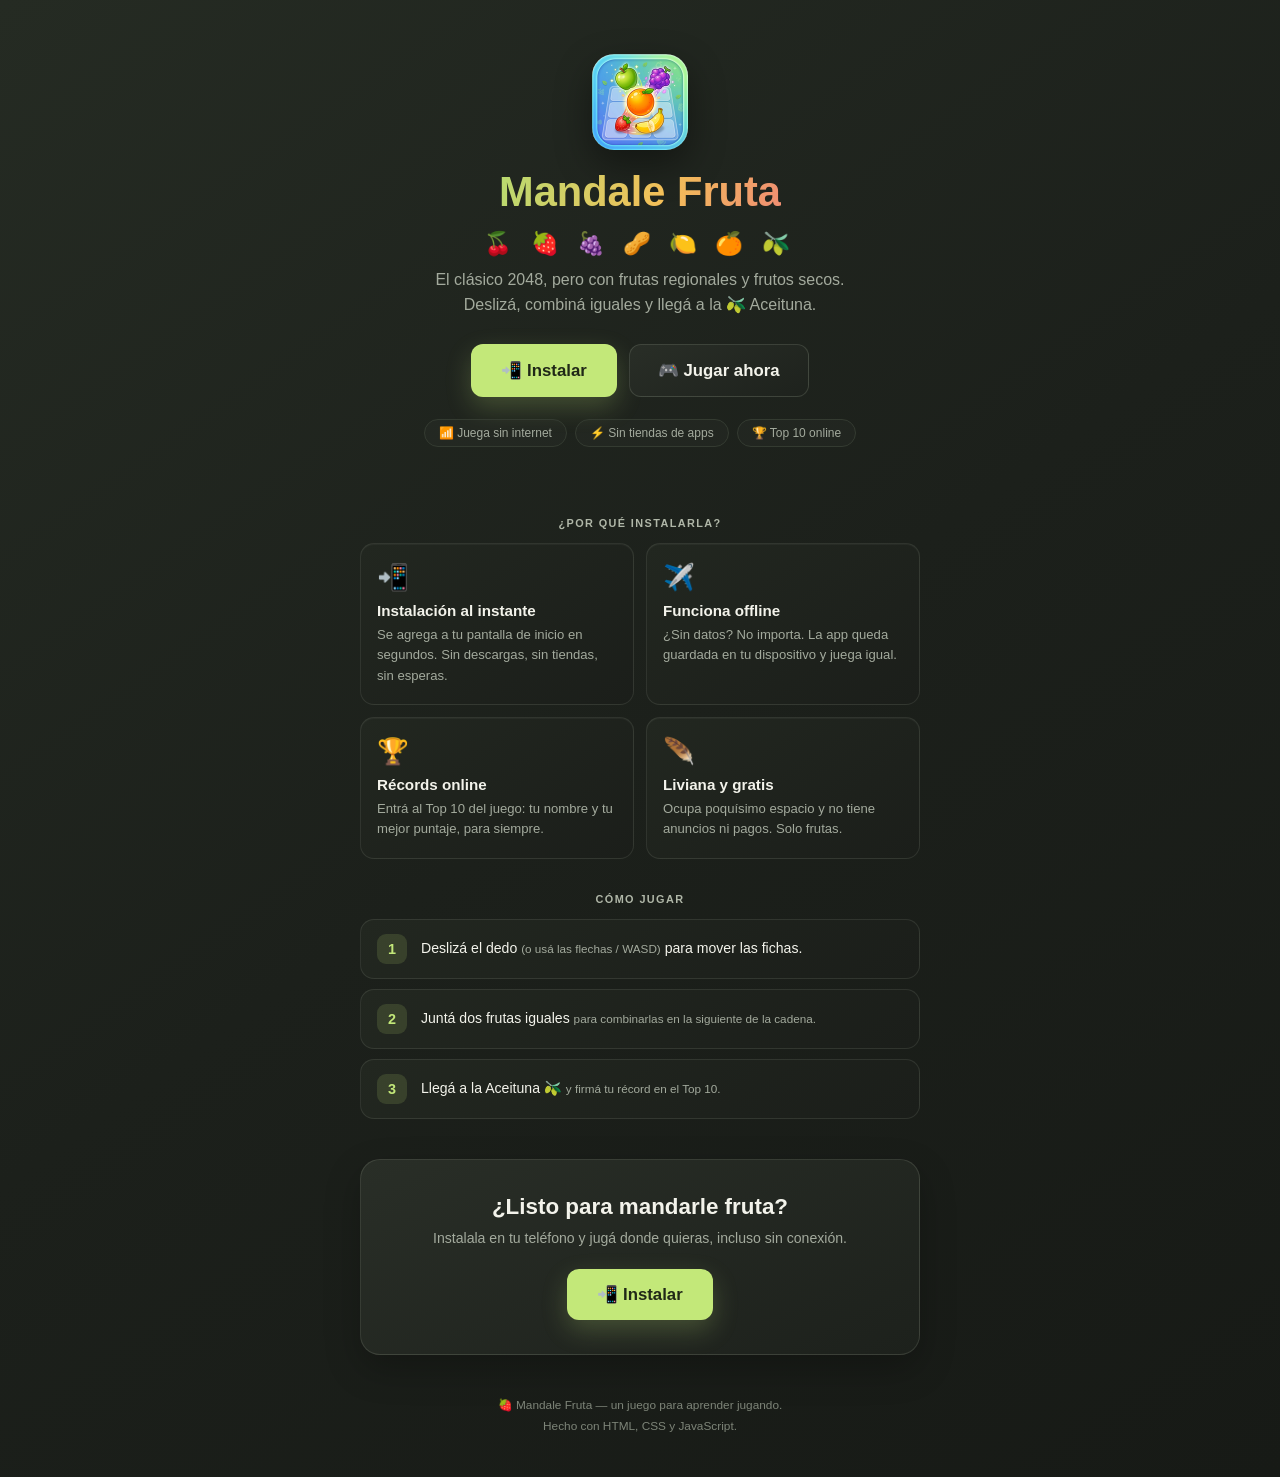
<file: index.html>
<!DOCTYPE html>
<html lang="es">

<head>
  <meta charset="UTF-8" />
  <meta name="viewport" content="width=device-width, initial-scale=1.0" />
  <meta name="description"
    content="Mandale Fruta: el 2048 de frutas y frutos secos. Jugá gratis, instalá la app y competí por el Top 10." />
  <title>🍓 Mandale Fruta — El 2048 de frutas</title>
  <link rel="manifest" href="/manifest.json" />
  <meta name="theme-color" content="#c3e879" />
  <meta name="mobile-web-app-capable" content="yes" />
  <meta name="apple-mobile-web-app-capable" content="yes" />
  <meta name="apple-mobile-web-app-status-bar-style" content="black-translucent" />
  <meta name="apple-mobile-web-app-title" content="Mandale Fruta" />
  <link rel="apple-touch-icon" href="icon-192.png" />
  <link rel="icon" type="image/png" href="icon-192.png" />
  <link rel="stylesheet" href="landing.css" />
</head>

<body>
  <div class="wrap">

    <header class="hero">
      <img class="hero-icon" src="icon-192.png" alt="Ícono de Mandale Fruta" />
      <h1 class="hero-title">Mandale Fruta</h1>
      <div class="hero-chain" aria-hidden="true">🍒 🍓 🍇 🥜 🍋 🍊 🫒</div>
      <p class="hero-sub">El clásico 2048, pero con frutas regionales y frutos secos. Deslizá, combiná iguales y llegá a
        la 🫒 Aceituna.</p>
      <div class="hero-actions">
        <button class="btn-install install-btn" id="install-hero">📲 Instalar</button>
        <a class="btn-play" href="/jugar.html">🎮 Jugar ahora</a>
      </div>
      <div class="badges">
        <span class="badge">📶 Juega sin internet</span>
        <span class="badge">⚡ Sin tiendas de apps</span>
        <span class="badge">🏆 Top 10 online</span>
      </div>
    </header>

    <section class="section" aria-labelledby="benefits-title">
      <h2 class="section-title" id="benefits-title">¿Por qué instalarla?</h2>
      <div class="features">
        <div class="feature">
          <span class="feature-icon">📲</span>
          <div class="feature-title">Instalación al instante</div>
          <p class="feature-text">Se agrega a tu pantalla de inicio en segundos. Sin descargas, sin tiendas, sin
            esperas.</p>
        </div>
        <div class="feature">
          <span class="feature-icon">✈️</span>
          <div class="feature-title">Funciona offline</div>
          <p class="feature-text">¿Sin datos? No importa. La app queda guardada en tu dispositivo y juega igual.</p>
        </div>
        <div class="feature">
          <span class="feature-icon">🏆</span>
          <div class="feature-title">Récords online</div>
          <p class="feature-text">Entrá al Top 10 del juego: tu nombre y tu mejor puntaje, para siempre.</p>
        </div>
        <div class="feature">
          <span class="feature-icon">🪶</span>
          <div class="feature-title">Liviana y gratis</div>
          <p class="feature-text">Ocupa poquísimo espacio y no tiene anuncios ni pagos. Solo frutas.</p>
        </div>
      </div>
    </section>

    <section class="section" aria-labelledby="how-title">
      <h2 class="section-title" id="how-title">Cómo jugar</h2>
      <div class="steps">
        <div class="step">
          <span class="step-num">1</span>
          <p class="step-text">Deslizá el dedo <small>(o usá las flechas / WASD)</small> para mover las fichas.</p>
        </div>
        <div class="step">
          <span class="step-num">2</span>
          <p class="step-text">Juntá dos frutas iguales <small>para combinarlas en la siguiente de la cadena.</small>
          </p>
        </div>
        <div class="step">
          <span class="step-num">3</span>
          <p class="step-text">Llegá a la Aceituna 🫒 <small>y firmá tu récord en el Top 10.</small></p>
        </div>
      </div>
    </section>

    <section class="cta-final">
      <h2>¿Listo para mandarle fruta?</h2>
      <p>Instalala en tu teléfono y jugá donde quieras, incluso sin conexión.</p>
      <button class="btn-install install-btn" id="install-final">📲 Instalar</button>
    </section>

    <footer>
      <p>🍓 Mandale Fruta — un juego para aprender jugando.</p>
      <p>Hecho con HTML, CSS y JavaScript.</p>
    </footer>

  </div>

  <div class="modal hidden" id="install-modal" role="dialog" aria-modal="true" aria-labelledby="install-modal-title">
    <div class="modal-box">
      <span class="modal-icon" id="install-modal-icon">📲</span>
      <div class="modal-title" id="install-modal-title">Instalá la app</div>
      <div class="modal-body" id="install-modal-body"></div>
      <button class="modal-close" id="install-modal-close">Entendido</button>
    </div>
  </div>

  <script src="landing.js"></script>
</body>

</html>
</file>
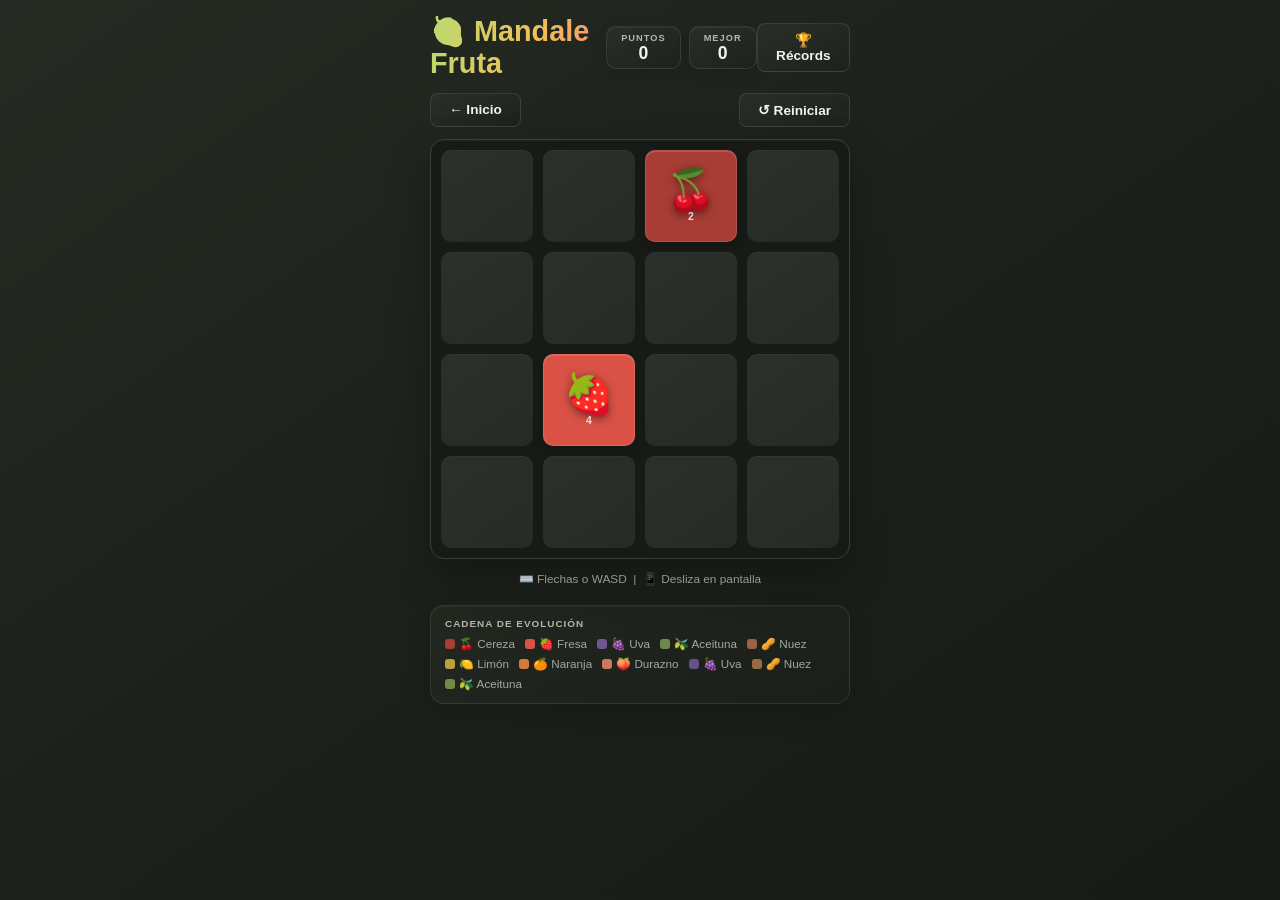
<file: jugar.html>
<!DOCTYPE html>
<html lang="es">
<head>
  <meta charset="UTF-8" />
  <meta name="viewport" content="width=device-width, initial-scale=1.0, maximum-scale=1.0, user-scalable=no" />
  <meta name="description" content="Juego 2048 con frutas y frutos secos. Combina frutas para llegar a la Aceituna 🫒." />
  <title>🍓 Mandale Fruta</title>
  <link rel="manifest" href="/manifest.json" />
  <meta name="theme-color" content="#c3e879" />
  <meta name="mobile-web-app-capable" content="yes" />
  <meta name="apple-mobile-web-app-capable" content="yes" />
  <meta name="apple-mobile-web-app-status-bar-style" content="black-translucent" />
  <meta name="apple-mobile-web-app-title" content="Mandale Fruta" />
  <link rel="apple-touch-icon" href="icon-192.png" />
  <link rel="icon" type="image/png" href="icon-192.png" />
  <link rel="stylesheet" href="style.css" />
</head>
<body>

  <header>
    <h1 class="game-title">🍓 Mandale Fruta</h1>
    <div class="scores">
      <div class="score-box">
        <span class="label">Puntos</span>
        <span class="value" id="score">0</span>
      </div>
      <div class="score-box">
        <span class="label">Mejor</span>
        <span class="value" id="best">0</span>
      </div>
    </div>
    <button class="btn" id="ver-record-btn" style="margin-left:auto;">🏆 Récords</button>
  </header>

  <div class="controls">
    <a class="btn" href="/" style="text-decoration:none;">← Inicio</a>
    <button class="btn" id="restart-btn" style="margin-left:auto;">↺ Reiniciar</button>
  </div>

  <div class="board-wrapper">
    <div class="board" id="board">
      <div class="board-bg-cell"></div><div class="board-bg-cell"></div>
      <div class="board-bg-cell"></div><div class="board-bg-cell"></div>
      <div class="board-bg-cell"></div><div class="board-bg-cell"></div>
      <div class="board-bg-cell"></div><div class="board-bg-cell"></div>
      <div class="board-bg-cell"></div><div class="board-bg-cell"></div>
      <div class="board-bg-cell"></div><div class="board-bg-cell"></div>
      <div class="board-bg-cell"></div><div class="board-bg-cell"></div>
      <div class="board-bg-cell"></div><div class="board-bg-cell"></div>
    </div>
    <div class="tiles-layer" id="tiles-layer"></div>
  </div>

  <p class="hint">⌨️ Flechas o WASD &nbsp;|&nbsp; 📱 Desliza en pantalla</p>

  <div class="legend">
    <div class="legend-title">Cadena de Evolución</div>
    <div class="legend-items" id="legend-items"></div>
  </div>

  <!-- Win overlay -->
  <div class="overlay hidden" id="overlay-win">
    <div class="overlay-box">
      <span class="overlay-icon">🫒</span>
      <div class="overlay-title" style="color:#c3e879;">¡Victoria!</div>
      <div class="overlay-sub">¡Alcanzaste la Aceituna 🫒!<br>Puntuación: <strong id="win-score">0</strong></div>
      <div class="overlay-actions">
        <button class="btn-primary" id="continue-btn">🎮 Seguir Jugando</button>
        <button class="btn-secondary" id="win-restart-btn">↺ Nuevo Juego</button>
      </div>
    </div>
  </div>

  <!-- Game Over overlay -->
  <div class="overlay hidden" id="overlay-lose">
    <div class="overlay-box">
      <span class="overlay-icon">😔</span>
      <div class="overlay-title" style="color:#e74c3c;">Game Over</div>
      <div class="overlay-sub">No hay más movimientos posibles.<br>Puntuación final: <strong id="lose-score">0</strong></div>
      <div class="overlay-actions">
        <button class="btn-primary" id="lose-restart-btn">↺ Intentar de Nuevo</button>
      </div>
    </div>
  </div>

  <!-- Modal de registro de récord (Top 10) -->
  <div class="overlay hidden" id="overlay-record">
    <div class="overlay-box">
      <span class="overlay-icon">🍓</span>
      <div class="overlay-title" style="color:#c3e879;">¡Top 10 Mandale Fruta!</div>
      <div class="overlay-sub">Tu puntaje entró en los 10 mejores.<br>Registra tu nombre para dejar constancia.</div>
      <div class="overlay-actions" style="flex-direction:column; gap:10px;">
        <input type="text" id="record-nombre" placeholder="Tu nombre" maxlength="30" style="width:100%; padding:11px 20px; font-size:0.9rem; border:1px solid var(--border); border-radius:10px; background:transparent; color:var(--text-main);" />
        <input type="text" id="record-ident" placeholder="Escuela / Localidad / Barrio" maxlength="50" style="width:100%; padding:11px 20px; font-size:0.9rem; border:1px solid var(--border); border-radius:10px; background:transparent; color:var(--text-main);" />
        <button class="btn-primary" id="guardar-record-btn">💾 Guardar Récord</button>
        <button class="btn-secondary" id="omitir-record-btn">Omitir</button>
      </div>
    </div>
  </div>

  <!-- Leaderboard público -->
  <div class="overlay hidden" id="overlay-leaderboard">
    <div class="overlay-box">
      <span class="overlay-icon">🏅</span>
      <div class="overlay-title" style="color:#c3e879;">Top 10 — Mandale Fruta</div>
      <div id="leaderboard-lista" style="text-align:left; margin-bottom:22px; max-height:300px; overflow-y:auto;"></div>
      <div class="overlay-actions">
        <button class="btn-secondary" id="cerrar-leaderboard-btn">Cerrar</button>
      </div>
    </div>
  </div>

  <script src="supabase.js"></script>
  <script src="script.js"></script>
</body>
</html>
</file>
<file: landing.css>
*, *::before, *::after { box-sizing: border-box; margin: 0; padding: 0; }

:root {
  --bg:         #1c201b;
  --surface:    #191c18;
  --surface-raised: #252a23;
  --border:     #343b31;
  --text-muted: #a3aa9d;
  --text-main:  #f3f3eb;
  --accent:     #c3e879;
  --radius:     14px;
}

html {
  min-height: 100%;
  background: linear-gradient(145deg, #252b23 0%, #1c201b 50%, #171a16 100%);
}

body {
  min-height: 100dvh;
  color: var(--text-main);
  font-family: 'Avenir Next', 'Trebuchet MS', 'Segoe UI', sans-serif;
  display: flex;
  flex-direction: column;
  align-items: center;
  padding: 0 18px 40px;
  overflow-x: hidden;
  -webkit-tap-highlight-color: transparent;
}

.wrap { width: 100%; max-width: 560px; }

/* ── HERO ───────────────────────────────────────── */
.hero {
  display: flex;
  flex-direction: column;
  align-items: center;
  text-align: center;
  padding: 54px 0 36px;
}

.hero-icon {
  width: 96px;
  height: 96px;
  border-radius: 22px;
  box-shadow: 0 14px 36px rgba(0, 0, 0, 0.4);
  margin-bottom: 20px;
}

.hero-title {
  font-size: 2.6rem;
  font-weight: 900;
  line-height: 1.05;
  background: linear-gradient(110deg, #b8db70, #f3bf58 58%, #ef8d72);
  -webkit-background-clip: text;
  -webkit-text-fill-color: transparent;
  background-clip: text;
}

.hero-chain {
  font-size: 1.4rem;
  letter-spacing: 6px;
  margin: 16px 0 10px;
}

.hero-sub {
  color: var(--text-muted);
  font-size: 1rem;
  line-height: 1.6;
  max-width: 420px;
  margin-bottom: 26px;
}

.hero-actions {
  display: flex;
  gap: 12px;
  flex-wrap: wrap;
  justify-content: center;
}

/* ── BOTONES ────────────────────────────────────── */
.btn-install {
  background: var(--accent);
  color: #202817;
  border: none;
  border-radius: 12px;
  padding: 15px 30px;
  font-size: 1.05rem;
  font-weight: 800;
  cursor: pointer;
  transition: filter 0.15s, transform 0.1s;
  box-shadow: 0 10px 26px rgba(195, 232, 121, 0.22);
}

.btn-install:hover  { filter: brightness(1.08); }
.btn-install:active { transform: scale(0.97); }
.btn-install:disabled { opacity: 0.6; cursor: default; box-shadow: none; }
.btn-install:disabled:hover { filter: none; }

.btn-play {
  background: linear-gradient(155deg, #292e27, #1e221d);
  border: 1px solid rgba(224, 237, 211, 0.14);
  color: var(--text-main);
  border-radius: 12px;
  padding: 15px 28px;
  font-size: 1.05rem;
  font-weight: 700;
  text-decoration: none;
  display: inline-flex;
  align-items: center;
  transition: border-color 0.15s, transform 0.1s;
}

.btn-play:hover  { border-color: rgba(195, 232, 121, 0.42); }
.btn-play:active { transform: scale(0.97); }

.btn-install:focus-visible,
.btn-play:focus-visible,
.modal-close:focus-visible {
  outline: 2px solid var(--accent);
  outline-offset: 3px;
}

.badges {
  display: flex;
  gap: 8px;
  flex-wrap: wrap;
  justify-content: center;
  margin-top: 22px;
}

.badge {
  font-size: 0.75rem;
  color: var(--text-muted);
  border: 1px solid var(--border);
  background: rgba(255, 255, 255, 0.02);
  border-radius: 999px;
  padding: 6px 14px;
}

/* ── SECCIONES ──────────────────────────────────── */
.section { margin-top: 34px; }

.section-title {
  font-size: 0.68rem;
  font-weight: 700;
  letter-spacing: 1.4px;
  text-transform: uppercase;
  color: #b0b7a8;
  margin-bottom: 14px;
  text-align: center;
}

.features {
  display: grid;
  grid-template-columns: repeat(2, 1fr);
  gap: 12px;
}

@media (max-width: 430px) {
  .features { grid-template-columns: 1fr; }
}

.feature {
  background: linear-gradient(145deg, #222720, #1b1e1a);
  border: 1px solid rgba(224, 237, 211, 0.1);
  border-radius: var(--radius);
  padding: 18px 16px;
  box-shadow: inset 0 1px rgba(255, 255, 255, 0.035);
}

.feature-icon {
  font-size: 1.6rem;
  display: block;
  margin-bottom: 10px;
}

.feature-title { font-weight: 800; font-size: 0.95rem; margin-bottom: 6px; }

.feature-text { font-size: 0.82rem; color: var(--text-muted); line-height: 1.55; }

.steps { display: flex; flex-direction: column; gap: 10px; }

.step {
  display: flex;
  align-items: center;
  gap: 14px;
  background: linear-gradient(145deg, #222720, #1b1e1a);
  border: 1px solid rgba(224, 237, 211, 0.1);
  border-radius: var(--radius);
  padding: 14px 16px;
}

.step-num {
  width: 30px;
  height: 30px;
  border-radius: 9px;
  background: rgba(195, 232, 121, 0.14);
  color: var(--accent);
  font-weight: 800;
  font-size: 0.9rem;
  display: flex;
  align-items: center;
  justify-content: center;
  flex-shrink: 0;
}

.step-text { font-size: 0.88rem; line-height: 1.5; }
.step-text small { color: var(--text-muted); }

/* ── CTA FINAL ──────────────────────────────────── */
.cta-final {
  margin-top: 40px;
  text-align: center;
  background: linear-gradient(155deg, #292e27, #1d211c);
  border: 1px solid rgba(224, 237, 211, 0.12);
  border-radius: 20px;
  padding: 34px 24px;
  box-shadow: 0 14px 36px rgba(0, 0, 0, 0.24);
}

.cta-final h2 { font-size: 1.4rem; font-weight: 900; margin-bottom: 8px; }

.cta-final p {
  color: var(--text-muted);
  font-size: 0.88rem;
  line-height: 1.5;
  margin-bottom: 20px;
}

footer {
  margin-top: 40px;
  text-align: center;
  color: #7d8478;
  font-size: 0.74rem;
  line-height: 1.8;
}

/* ── MODAL ──────────────────────────────────────── */
.modal {
  position: fixed;
  inset: 0;
  background: rgba(0, 0, 0, 0.82);
  display: flex;
  align-items: center;
  justify-content: center;
  z-index: 100;
  backdrop-filter: blur(6px);
}

.modal.hidden { display: none; }

.modal-box {
  background: linear-gradient(155deg, #292e27, #1d211c);
  border: 1px solid rgba(224, 237, 211, 0.12);
  border-radius: 20px;
  padding: 30px 28px;
  max-width: 360px;
  width: 90%;
  text-align: center;
  box-shadow: 0 20px 60px rgba(0, 0, 0, 0.7);
  animation: box-in 300ms cubic-bezier(0.34, 1.56, 0.64, 1) both;
}

@keyframes box-in {
  from { transform: scale(0.7) translateY(30px); opacity: 0; }
  to   { transform: scale(1)   translateY(0);    opacity: 1; }
}

.modal-icon { font-size: 2.6rem; display: block; margin-bottom: 10px; }

.modal-title { font-size: 1.25rem; font-weight: 900; margin-bottom: 12px; }

.modal-body {
  font-size: 0.86rem;
  color: var(--text-muted);
  line-height: 1.65;
  text-align: left;
  margin-bottom: 20px;
}

.modal-body ol { padding-left: 20px; display: flex; flex-direction: column; gap: 7px; }

.modal-close {
  width: 100%;
  background: var(--accent);
  color: #202817;
  border: none;
  border-radius: 10px;
  padding: 12px 20px;
  font-weight: 800;
  font-size: 0.95rem;
  cursor: pointer;
  transition: filter 0.15s, transform 0.1s;
}

.modal-close:hover  { filter: brightness(1.08); }
.modal-close:active { transform: scale(0.97); }

@media (max-width: 360px) {
  .hero-title { font-size: 2.1rem; }
  .btn-install, .btn-play { width: 100%; justify-content: center; text-align: center; }
}

@media (prefers-reduced-motion: reduce) {
  *, *::before, *::after {
    animation-duration: 0.01ms !important;
    transition-duration: 0.01ms !important;
  }
}
</file>
<file: style.css>
*, *::before, *::after { box-sizing: border-box; margin: 0; padding: 0; }

:root {
  --bg:         #1c201b;
  --surface:    #191c18;
  --surface-raised: #252a23;
  --border:     #343b31;
  --text-muted: #a3aa9d;
  --text-main:  #f3f3eb;
  --accent:     #c3e879;
  --radius:     14px;
  --gap:        10px;
}

html {
  min-height: 100%;
  background: linear-gradient(145deg, #252b23 0%, #1c201b 50%, #171a16 100%);
}

body {
  width: 100%;
  max-width: 444px;
  min-height: 100dvh;
  margin: 0 auto;
  background: transparent;
  color: var(--text-main);
  font-family: 'Avenir Next', 'Trebuchet MS', 'Segoe UI', sans-serif;
  display: flex;
  flex-direction: column;
  align-items: center;
  justify-content: flex-start;
  padding: 16px 12px 24px;
  overflow-x: hidden;
  -webkit-tap-highlight-color: transparent;
  user-select: none;
}

header {
  width: 100%;
  max-width: 420px;
  display: flex;
  align-items: center;
  justify-content: space-between;
  margin-bottom: 14px;
}

.game-title {
  font-size: 1.8rem;
  font-weight: 900;
  letter-spacing: 0;
  background: linear-gradient(110deg, #b8db70, #f3bf58 58%, #ef8d72);
  -webkit-background-clip: text;
  -webkit-text-fill-color: transparent;
  background-clip: text;
  line-height: 1.1;
}

.scores { display: flex; gap: 8px; }

.score-box {
  background: linear-gradient(155deg, #292e27, #1e221d);
  border: 1px solid rgba(224, 237, 211, 0.1);
  border-radius: 10px;
  padding: 6px 14px;
  text-align: center;
  min-width: 68px;
  box-shadow: inset 0 1px rgba(255, 255, 255, 0.04), 0 5px 14px rgba(0, 0, 0, 0.12);
}

.score-box .label {
  display: block;
  font-size: 0.58rem;
  font-weight: 700;
  letter-spacing: 1px;
  color: #b2b9ab;
  text-transform: uppercase;
  margin-bottom: 2px;
}

.score-box .value {
  display: block;
  font-size: 1.1rem;
  font-weight: 800;
  color: var(--text-main);
  line-height: 1;
  transition: color 0.2s;
}

.score-box .value.bump { color: var(--accent); }

.controls {
  width: 100%;
  max-width: 420px;
  display: flex;
  justify-content: flex-end;
  margin-bottom: 12px;
}

.btn {
  background: linear-gradient(155deg, #292e27, #1e221d);
  border: 1px solid rgba(224, 237, 211, 0.12);
  color: var(--text-main);
  border-radius: 8px;
  padding: 8px 18px;
  font-size: 0.85rem;
  font-weight: 700;
  cursor: pointer;
  transition: border-color 0.15s, transform 0.1s, background 0.15s;
}

.btn:hover  { background: var(--surface-raised); border-color: rgba(195, 232, 121, 0.42); }
.btn:active { transform: scale(0.96); }

.board-wrapper {
  width: 100%;
  max-width: 420px;
  position: relative;
}

.board {
  display: grid;
  grid-template-columns: repeat(4, 1fr);
  gap: var(--gap);
  background: #171a16;
  border: 1px solid #394035;
  border-radius: var(--radius);
  padding: var(--gap);
  touch-action: none;
  box-shadow: 0 18px 42px rgba(0, 0, 0, 0.28), inset 0 1px rgba(255, 255, 255, 0.035);
}

.board-bg-cell {
  background: linear-gradient(145deg, #2b302a, #262b25);
  border-radius: 10px;
  aspect-ratio: 1;
  box-shadow: inset 0 1px rgba(255, 255, 255, 0.035);
}

.tiles-layer {
  position: absolute;
  inset: calc(var(--gap) + 1px);
  display: grid;
  grid-template-columns: repeat(4, minmax(0, 1fr));
  grid-template-rows: repeat(4, minmax(0, 1fr));
  gap: var(--gap);
  pointer-events: none;
}

.tile {
  border-radius: 10px;
  border: 1px solid rgba(255, 255, 255, 0.12);
  aspect-ratio: 1;
  display: flex;
  flex-direction: column;
  align-items: center;
  justify-content: center;
  gap: 2px;
  position: relative;
  overflow: hidden;
  min-width: 0;
  min-height: 0;
  max-width: 100%;
  max-height: 100%;
  box-shadow: inset 0 1px rgba(255, 255, 255, 0.14), 0 5px 12px rgba(0, 0, 0, 0.16);
}

.tile-emoji {
  font-size: 2.5rem;
  line-height: 1;
  filter: drop-shadow(0 2px 4px rgba(0,0,0,0.5));
}

.tile-value {
  font-size: 0.65rem;
  font-weight: 800;
  letter-spacing: 0.4px;
  opacity: 0.8;
  line-height: 1;
}

.tile[data-v="2"]    { background:#a83d35; color:#fff; }
.tile[data-v="4"]    { background:#d95245; color:#fff; }
.tile[data-v="8"]    { background:#70558f; color:#fff; }
.tile[data-v="16"]   { background:#6e8950; color:#fff; }
.tile[data-v="32"]   { background:#986444; color:#fff; }
.tile[data-v="64"]   { background:#bba13e; color:#201d12; }
.tile[data-v="128"]  { background:#d7783f; color:#fff; }
.tile[data-v="256"]  { background:#c9785d; color:#fff; }
.tile[data-v="512"]  { background:#655087; color:#fff; }
.tile[data-v="1024"] { background:#9a6b43; color:#fff; }
.tile[data-v="2048"] { background:#718b45; color:#fff; box-shadow:0 0 26px rgba(195,232,121,0.34), inset 0 1px rgba(255,255,255,0.2); }

@keyframes tile-appear {
  0%   { transform: scale(0) rotate(-8deg); opacity:0; }
  60%  { transform: scale(1.12) rotate(2deg); opacity:1; }
  100% { transform: scale(1) rotate(0deg); opacity:1; }
}

@keyframes tile-merge {
  0%   { transform: scale(1); }
  35%  { transform: scale(1.28); }
  65%  { transform: scale(0.93); }
  100% { transform: scale(1); }
}

.tile.is-new    { animation: tile-appear 180ms ease-out both; }
.tile.is-merged { animation: tile-merge  230ms ease-out both; }

.hint {
  margin-top: 12px;
  font-size: 0.74rem;
  color: #aab1a4;
  text-align: center;
  max-width: 420px;
  line-height: 1.5;
}

.legend {
  margin-top: 16px;
  width: 100%;
  max-width: 420px;
  background: linear-gradient(145deg, #222720, #1b1e1a);
  border: 1px solid rgba(224, 237, 211, 0.1);
  border-radius: var(--radius);
  padding: 12px 14px;
  box-shadow: 0 10px 26px rgba(0, 0, 0, 0.14), inset 0 1px rgba(255, 255, 255, 0.035);
}

.legend-title {
  font-size: 0.62rem;
  font-weight: 700;
  letter-spacing: 1px;
  text-transform: uppercase;
  color: #b0b7a8;
  margin-bottom: 8px;
}

.legend-items {
  display: flex;
  flex-wrap: wrap;
  gap: 6px 10px;
}

.legend-item {
  display: flex;
  align-items: center;
  gap: 4px;
  font-size: 0.73rem;
  color: var(--text-muted);
}

.legend-dot {
  width: 10px;
  height: 10px;
  border-radius: 3px;
  flex-shrink: 0;
}

.overlay {
  position: fixed;
  inset: 0;
  background: rgba(0,0,0,0.82);
  display: flex;
  flex-direction: column;
  align-items: center;
  justify-content: center;
  z-index: 100;
  backdrop-filter: blur(6px);
  animation: overlay-in 280ms ease both;
}

@keyframes overlay-in {
  from { opacity:0; }
  to   { opacity:1; }
}

.overlay.hidden { display:none; }

.overlay-box {
  background: linear-gradient(155deg, #292e27, #1d211c);
  border: 1px solid rgba(224, 237, 211, 0.12);
  border-radius: 20px;
  padding: 36px 40px;
  text-align: center;
  max-width: 320px;
  width: 90%;
  box-shadow: 0 20px 60px rgba(0,0,0,0.7);
  animation: box-in 300ms cubic-bezier(0.34,1.56,0.64,1) both;
}

@keyframes box-in {
  from { transform: scale(0.7) translateY(30px); opacity:0; }
  to   { transform: scale(1)   translateY(0);    opacity:1; }
}

.overlay-icon {
  font-size: 4rem;
  margin-bottom: 12px;
  display: block;
}

.overlay-title {
  font-size: 1.8rem;
  font-weight: 900;
  margin-bottom: 6px;
}

.overlay-sub {
  font-size: 0.9rem;
  color: var(--text-muted);
  margin-bottom: 22px;
  line-height: 1.5;
}

.overlay-actions { display:flex; flex-direction:column; gap:10px; }

.btn-primary {
  background: var(--accent);
  color: #202817;
  border: none;
  border-radius: 10px;
  padding: 13px 20px;
  font-size: 1rem;
  font-weight: 800;
  cursor: pointer;
  transition: filter 0.15s, transform 0.1s;
  width: 100%;
}

.btn-primary:hover  { filter: brightness(1.1); }
.btn-primary:active { transform: scale(0.97); }
.btn-primary:disabled { opacity: 0.55; cursor: default; }
.btn-primary:disabled:hover { filter: none; }

.btn-secondary {
  background: transparent;
  color: var(--text-muted);
  border: 1px solid var(--border);
  border-radius: 10px;
  padding: 11px 20px;
  font-size: 0.9rem;
  font-weight: 600;
  cursor: pointer;
  transition: background 0.15s, color 0.15s;
  width: 100%;
}

.btn-secondary:hover { background: var(--surface-raised); color: var(--text-main); }

.btn:focus-visible,
.btn-primary:focus-visible,
.btn-secondary:focus-visible {
  outline: 2px solid var(--accent);
  outline-offset: 3px;
}

@media (max-width: 360px) {
  .game-title { font-size: 1.35rem; }
  .scores { gap: 6px; }
  .score-box { min-width: 64px; padding-inline: 9px; }
  .tile-emoji { font-size: 1.65rem; }
}

@media (prefers-reduced-motion: reduce) {
  *, *::before, *::after {
    animation-duration: 0.01ms !important;
    transition-duration: 0.01ms !important;
  }
}
</file>
